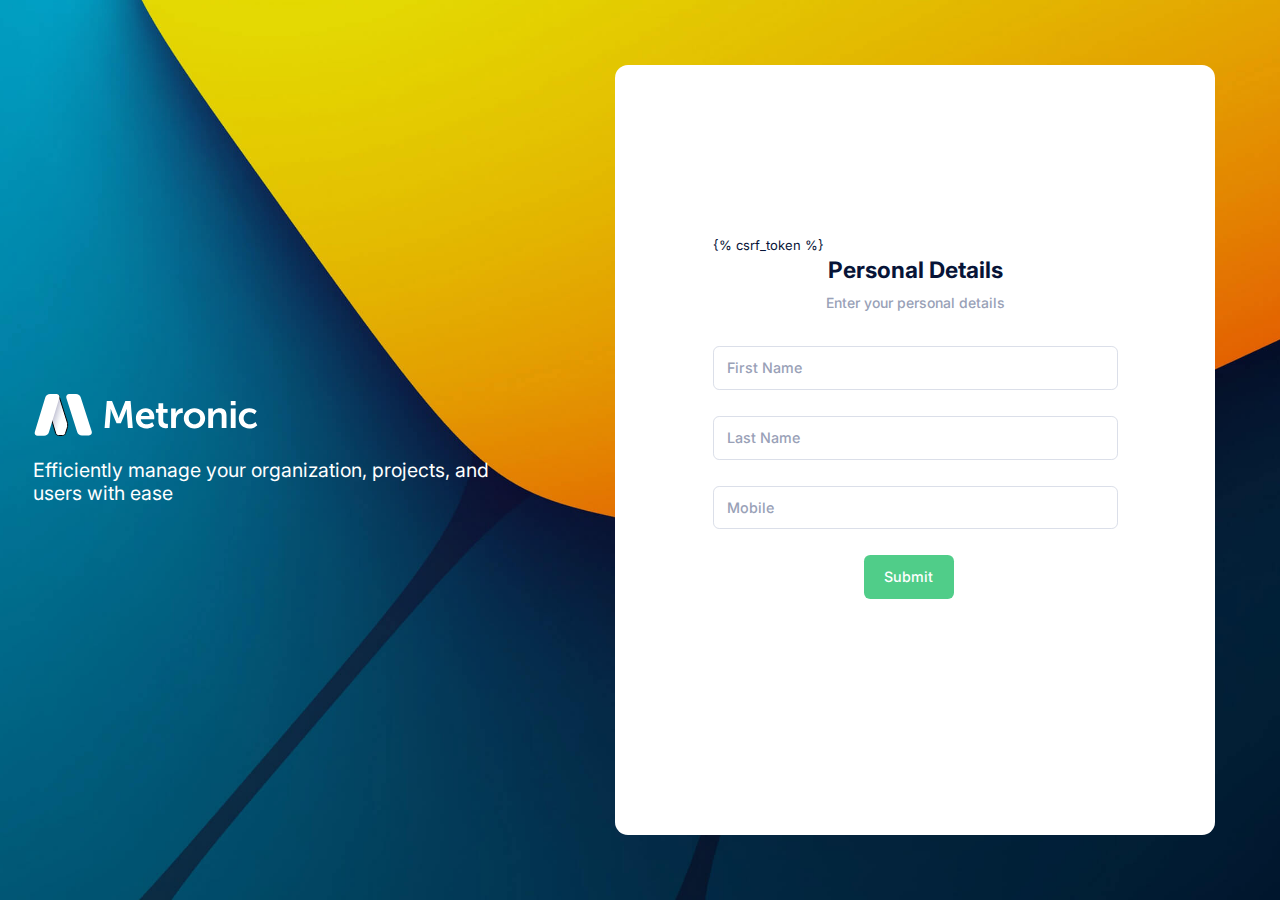
<file: templates/authentication/personal-details.html>
<!DOCTYPE html>
<html lang="en">
	<!--begin::Head-->
	<head><base href="../../../"/>
		<title>Metronic - The World's #1 Selling Bootstrap Admin Template by Keenthemes</title>
		<meta charset="utf-8" />
		<meta name="description" content="The most advanced Bootstrap 5 Admin Theme with 40 unique prebuilt layouts on Themeforest trusted by 100,000 beginners and professionals. Multi-demo, Dark Mode, RTL support and complete React, Angular, Vue, Asp.Net Core, Rails, Spring, Blazor, Django, Express.js, Node.js, Flask, Symfony & Laravel versions. Grab your copy now and get life-time updates for free." />
		<meta name="keywords" content="metronic, bootstrap, bootstrap 5, angular, VueJs, React, Asp.Net Core, Rails, Spring, Blazor, Django, Express.js, Node.js, Flask, Symfony & Laravel starter kits, admin themes, web design, figma, web development, free templates, free admin themes, bootstrap theme, bootstrap template, bootstrap dashboard, bootstrap dak mode, bootstrap button, bootstrap datepicker, bootstrap timepicker, fullcalendar, datatables, flaticon" />
		<meta name="viewport" content="width=device-width, initial-scale=1" />
		<meta property="og:locale" content="en_US" />
		<meta property="og:type" content="article" />
		<meta property="og:title" content="Metronic - Bootstrap Admin Template, HTML, VueJS, React, Angular. Laravel, Asp.Net Core, Ruby on Rails, Spring Boot, Blazor, Django, Express.js, Node.js, Flask Admin Dashboard Theme & Template" />
		<meta property="og:url" content="https://keenthemes.com/metronic" />
		<meta property="og:site_name" content="Keenthemes | Metronic" />
		<link rel="canonical" href="https://preview.keenthemes.com/metronic8" />
		<link rel="shortcut icon" href="static/assets/media/logos/favicon.ico" />
		<!--begin::Fonts(mandatory for all pages)-->
		<link rel="stylesheet" href="https://fonts.googleapis.com/css?family=Inter:300,400,500,600,700" />
		<!--end::Fonts-->
		<!--begin::Global Stylesheets Bundle(mandatory for all pages)-->
		<link href="static/assets/plugins/global/plugins.bundle.css" rel="stylesheet" type="text/css" />
		<link href="static/assets/css/style.bundle.css" rel="stylesheet" type="text/css" />
		<!--end::Global Stylesheets Bundle-->
		<script>// Frame-busting to prevent site from being loaded within a frame without permission (click-jacking) if (window.top != window.self) { window.top.location.replace(window.self.location.href); }</script>
	</head>
	<!--end::Head-->
	<!--begin::Body-->
	<body id="kt_body" class="app-blank bgi-size-cover bgi-attachment-fixed bgi-position-center bgi-no-repeat">
		<!--begin::Theme mode setup on page load-->
		<script>var defaultThemeMode = "light"; var themeMode; if ( document.documentElement ) { if ( document.documentElement.hasAttribute("data-bs-theme-mode")) { themeMode = document.documentElement.getAttribute("data-bs-theme-mode"); } else { if ( localStorage.getItem("data-bs-theme") !== null ) { themeMode = localStorage.getItem("data-bs-theme"); } else { themeMode = defaultThemeMode; } } if (themeMode === "system") { themeMode = window.matchMedia("(prefers-color-scheme: dark)").matches ? "dark" : "light"; } document.documentElement.setAttribute("data-bs-theme", themeMode); }</script>
		<!--end::Theme mode setup on page load-->
		<!--begin::Root-->
		<div class="d-flex flex-column flex-root" id="kt_app_root">
			<!--begin::Page bg image-->
			<style>body { background-image: url('static/assets/media/auth/bg4.jpg'); } [data-bs-theme="dark"] body { background-image: url('static/assets/media/auth/bg4-dark.jpg'); }</style>
			<!--end::Page bg image-->
			<!--begin::Authentication - Password reset -->
			<div class="d-flex flex-column flex-column-fluid flex-lg-row">
				<!--begin::Aside-->
				<div class="d-flex flex-center w-lg-50 pt-15 pt-lg-0 px-10">
					<!--begin::Aside-->
					<div class="d-flex flex-center flex-lg-start flex-column">
						<!--begin::Logo-->
						<a href="../../demo38/dist/index.html" class="mb-7">
							<img alt="Logo" src="static/assets/media/logos/custom-3.svg" />
						</a>
						<!--end::Logo-->
						<!--begin::Title-->
						<h2 class="text-white fw-normal m-0">Efficiently manage your organization, projects, and users with ease</h2>
						<!--end::Title-->
					</div>
					<!--begin::Aside-->
				</div>
				<!--begin::Aside-->
				<!--begin::Body-->
				<div class="d-flex flex-column-fluid flex-lg-row-auto justify-content-center justify-content-lg-end p-12 p-lg-20">
					<!--begin::Card-->
					<div class="bg-body d-flex flex-column align-items-stretch flex-center rounded-4 w-md-600px p-20">
						<!--begin::Wrapper-->
						<div class="d-flex flex-center flex-column flex-column-fluid px-lg-10 pb-15 pb-lg-20">
							<!--begin::Form-->
							<form class="form w-100" method="POST">
								{% csrf_token %}
								<!--begin::Heading-->
								<div class="text-center mb-10">
									<!--begin::Title-->
									<h1 class="text-dark fw-bolder mb-3">Personal Details</h1>
									<!--end::Title-->
									<!--begin::Link-->
									<div class="text-gray-500 fw-semibold fs-6">Enter your personal details</div>
									<!--end::Link-->
								</div>
								<!--begin::Heading-->
								<!--begin::Input group=-->
								<div class="fv-row mb-8">
									<!--begin::First Name-->
									<input type="text" placeholder="First Name" name="first_name" autocomplete="off" class="form-control bg-transparent" required />
									<!--end::Email-->
								</div>
								<div class="fv-row mb-8">
									<!--begin::Last Name-->
									<input type="text" placeholder="Last Name" name="last_name" autocomplete="off" class="form-control bg-transparent" required />
									<!--end::Email-->
								</div>
								<div class="fv-row mb-8">
									<input type="number" placeholder="Mobile" name="mobile" autocomplete="off" class="form-control bg-transparent" required />
								</div>
								<!--begin::Actions-->
								<div class="d-flex flex-wrap justify-content-center pb-lg-0">
									<button type="submit" class="btn btn-primary me-4">
										<span class="indicator-label">Submit</span>
										<span class="indicator-progress">Please wait...
											<span class="spinner-border spinner-border-sm align-middle ms-2"></span>
										</span>
									</button>
								</div>
								<!--end::Actions-->
							</form>
							<!--end::Form-->
						</div>
						<!--end::Wrapper-->
						
					</div>
					<!--end::Card-->
				</div>
				<!--end::Body-->
			</div>
			<!--end::Authentication - Password reset-->
		</div>
		<!--end::Root-->
		<!--begin::Javascript-->
		<script>var hostUrl = "static/assets/";</script>
		<!--begin::Global Javascript Bundle(mandatory for all pages)-->
		<script src="static/assets/plugins/global/plugins.bundle.js"></script>
		<script src="static/assets/js/scripts.bundle.js"></script>
		<!--end::Global Javascript Bundle-->
		<!--begin::Custom Javascript(used for this page only)-->
		<script src="static/assets/js/custom/authentication/reset-password/reset-password.js"></script>
		<!--end::Custom Javascript-->
		<!--end::Javascript-->
	</body>
	<!--end::Body-->
</html>
</file>
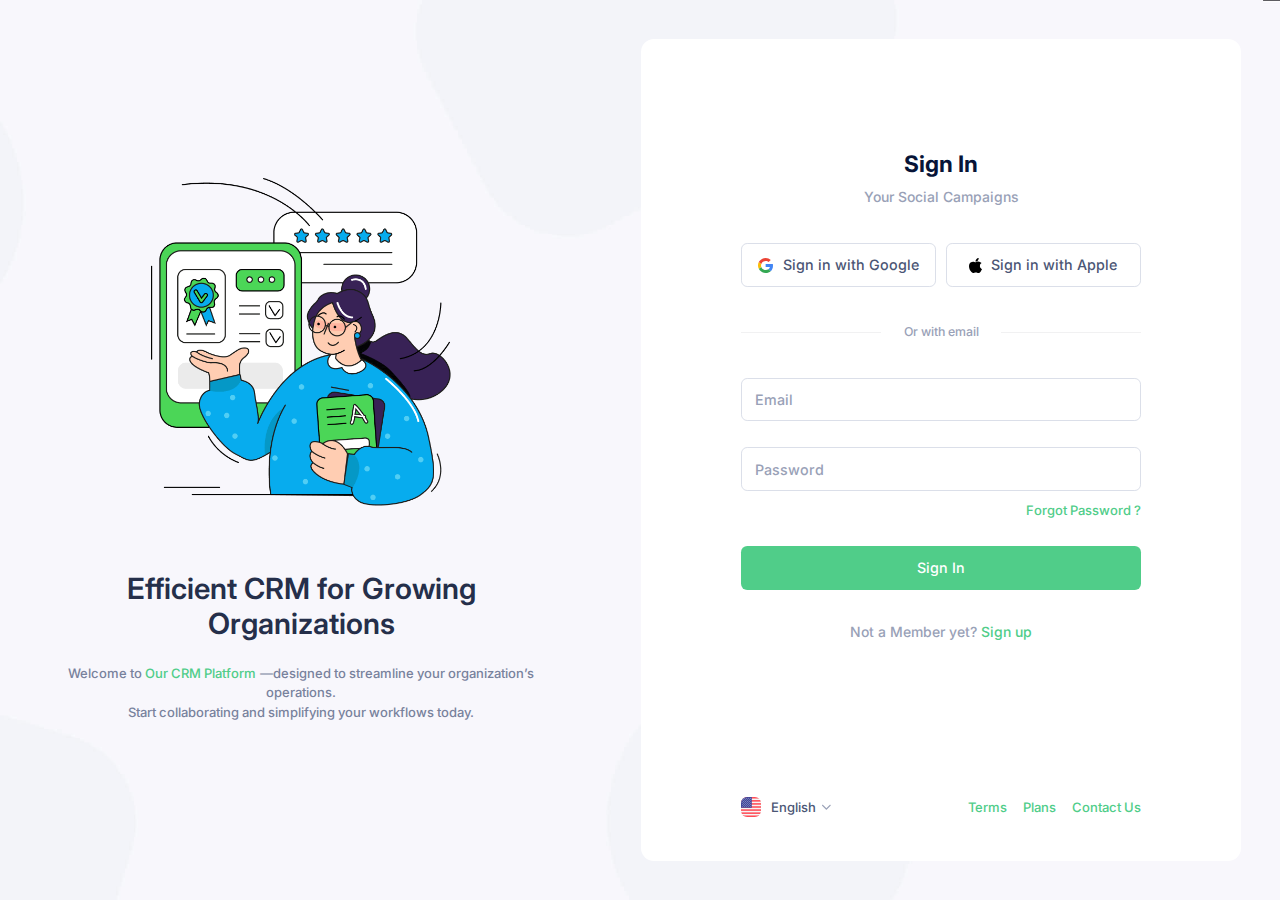
<file: templates/authentication/sign-in.html>
<!DOCTYPE html>
<html lang="en">
	<!--begin::Head-->
	<head><base href="../../../"/>
		<title>CRM</title>
		<meta charset="utf-8" />
		<meta name="description" content="" />
		<meta name="keywords" content="" />
		<meta name="viewport" content="width=device-width, initial-scale=1" />
		<meta property="og:locale" content="en_US" />
		<meta property="og:type" content="article" />
		<meta property="og:title" content="CRM" />
		<meta property="og:url" content="" />
		<meta property="og:site_name" content="CRM | Python" />
		<link rel="canonical" href="" />
		<link rel="shortcut icon" href="static/assets/media/logos/favicon.ico" />
		<!--begin::Fonts(mandatory for all pages)-->
		<link rel="stylesheet" href="https://fonts.googleapis.com/css?family=Inter:300,400,500,600,700" />
		<!--end::Fonts-->
		<!--begin::Global Stylesheets Bundle(mandatory for all pages)-->
		<link href="static/assets/plugins/global/plugins.bundle.css" rel="stylesheet" type="text/css" />
		<link href="static/assets/css/style.bundle.css" rel="stylesheet" type="text/css" />
		<!--end::Global Stylesheets Bundle-->
		<script>// Frame-busting to prevent site from being loaded within a frame without permission (click-jacking) if (window.top != window.self) { window.top.location.replace(window.self.location.href); }</script>
	</head>
	<!--end::Head-->
	<!--begin::Body-->
	<body id="kt_body" class="app-blank bgi-size-cover bgi-attachment-fixed bgi-position-center">
		<!--begin::Theme mode setup on page load-->
		<script>var defaultThemeMode = "light"; var themeMode; if ( document.documentElement ) { if ( document.documentElement.hasAttribute("data-bs-theme-mode")) { themeMode = document.documentElement.getAttribute("data-bs-theme-mode"); } else { if ( localStorage.getItem("data-bs-theme") !== null ) { themeMode = localStorage.getItem("data-bs-theme"); } else { themeMode = defaultThemeMode; } } if (themeMode === "system") { themeMode = window.matchMedia("(prefers-color-scheme: dark)").matches ? "dark" : "light"; } document.documentElement.setAttribute("data-bs-theme", themeMode); }</script>
		<!--end::Theme mode setup on page load-->
		<!--begin::Root-->
		<div class="d-flex flex-column flex-root" id="kt_app_root">
			<!--begin::Page bg image-->
			<style>body { background-image: url('static/assets/media/auth/bg10.jpeg'); } [data-bs-theme="dark"] body { background-image: url('static/assets/media/auth/bg10-dark.jpeg'); }</style>
			<!--end::Page bg image-->
			<!--begin::Authentication - Sign-in -->
			<div class="d-flex flex-column flex-lg-row flex-column-fluid">
				<!--begin::Aside-->
				<div class="d-flex flex-lg-row-fluid">
					<!--begin::Content-->
					<div class="d-flex flex-column flex-center pb-0 pb-lg-10 p-10 w-100">
						<!--begin::Image-->
						<img class="theme-light-show mx-auto mw-100 w-150px w-lg-300px mb-10 mb-lg-20" src="static/assets/media/auth/agency.png" alt="" />
						<img class="theme-dark-show mx-auto mw-100 w-150px w-lg-300px mb-10 mb-lg-20" src="static/assets/media/auth/agency-dark.png" alt="" />
						<!--end::Image-->
						<!--begin::Title-->
						<h1 class="text-gray-800 fs-2qx fw-bold text-center mb-7">Efficient CRM for Growing Organizations</h1>
						<!--end::Title-->
						<!--begin::Text-->
						<div class="text-gray-600 fs-base text-center fw-semibold">
							Welcome to <a href="/" class="opacity-75-hover text-primary me-1">Our CRM Platform</a>—designed to streamline your organization’s operations.
							
							<br />Start collaborating and simplifying your workflows today.
						</div>
						<!--end::Text-->
					</div>
					<!--end::Content-->
				</div>
				<!--begin::Aside-->
				<!--begin::Body-->
				<div class="d-flex flex-column-fluid flex-lg-row-auto justify-content-center justify-content-lg-end p-12">
					<!--begin::Wrapper-->
					<div class="bg-body d-flex flex-column flex-center rounded-4 w-md-600px p-10">
						<!--begin::Content-->
						<div class="d-flex flex-center flex-column align-items-stretch h-lg-100 w-md-400px">
							<!--begin::Wrapper-->
							<div class="d-flex flex-center flex-column flex-column-fluid pb-15 pb-lg-20">
								<!--begin::Form-->
								<form class="form w-100" novalidate="novalidate" id="kt_sign_in_form" data-kt-redirect-url="" action="#">
									<!--begin::Heading-->
									<div class="text-center mb-11">
										<!--begin::Title-->
										<h1 class="text-dark fw-bolder mb-3">Sign In</h1>
										<!--end::Title-->
										<!--begin::Subtitle-->
										<div class="text-gray-500 fw-semibold fs-6">Your Social Campaigns</div>
										<!--end::Subtitle=-->
									</div>
									<!--begin::Heading-->
									<!--begin::Login options-->
									<div class="row g-3 mb-9">
										<!--begin::Col-->
										<div class="col-md-6">
											<!--begin::Google link=-->
											<a href="/" class="btn btn-flex btn-outline btn-text-gray-700 btn-active-color-primary bg-state-light flex-center text-nowrap w-100">
											<img alt="Logo" src="static/assets/media/svg/brand-logos/google-icon.svg" class="h-15px me-3" />Sign in with Google</a>
											<!--end::Google link=-->
										</div>
										<!--end::Col-->
										<!--begin::Col-->
										<div class="col-md-6">
											<!--begin::Google link=-->
											<a href="/" class="btn btn-flex btn-outline btn-text-gray-700 btn-active-color-primary bg-state-light flex-center text-nowrap w-100">
											<img alt="Logo" src="static/assets/media/svg/brand-logos/apple-black.svg" class="theme-light-show h-15px me-3" />
											<img alt="Logo" src="static/assets/media/svg/brand-logos/apple-black-dark.svg" class="theme-dark-show h-15px me-3" />Sign in with Apple</a>
											<!--end::Google link=-->
										</div>
										<!--end::Col-->
									</div>
									<!--end::Login options-->
									<!--begin::Separator-->
									<div class="separator separator-content my-14">
										<span class="w-125px text-gray-500 fw-semibold fs-7">Or with email</span>
									</div>
									<!--end::Separator-->
									<!--begin::Input group=-->
									<div class="fv-row mb-8">
										<!--begin::Email-->
										<input type="text" placeholder="Email" name="email" autocomplete="off" class="form-control bg-transparent" />
										<!--end::Email-->
									</div>
									<!--end::Input group=-->
									<div class="fv-row mb-3">
										<!--begin::Password-->
										<input type="password" placeholder="Password" name="password" autocomplete="off" class="form-control bg-transparent" />
										<!--end::Password-->
									</div>
									<!--end::Input group=-->
									<!--begin::Wrapper-->
									<div class="d-flex flex-stack flex-wrap gap-3 fs-base fw-semibold mb-8">
										<div></div>
										<!--begin::Link-->
										<a href="" class="link-primary">Forgot Password ?</a>
										<!--end::Link-->
									</div>
									<!--end::Wrapper-->
									<!--begin::Submit button-->
									<div class="d-grid mb-10">
										<button type="submit" id="kt_sign_in_submit" class="btn btn-primary">
											<!--begin::Indicator label-->
											<span class="indicator-label">Sign In</span>
											<!--end::Indicator label-->
											<!--begin::Indicator progress-->
											<span class="indicator-progress">Please wait...
											<span class="spinner-border spinner-border-sm align-middle ms-2"></span></span>
											<!--end::Indicator progress-->
										</button>
									</div>
									<!--end::Submit button-->
									<!--begin::Sign up-->
									<div class="text-gray-500 text-center fw-semibold fs-6">Not a Member yet?
									<a href="/auth/signup" class="link-primary">Sign up</a></div>
									<!--end::Sign up-->
								</form>
								<!--end::Form-->
							</div>
							<!--end::Wrapper-->
							<!--begin::Footer-->
							<div class="d-flex flex-stack">
								<!--begin::Languages-->
								<div class="me-10">
									<!--begin::Toggle-->
									<button class="btn btn-flex btn-link btn-color-gray-700 btn-active-color-primary rotate fs-base" data-kt-menu-trigger="click" data-kt-menu-placement="bottom-start" data-kt-menu-offset="0px, 0px">
										<img data-kt-element="current-lang-flag" class="w-20px h-20px rounded me-3" src="static/assets/media/flags/united-states.svg" alt="" />
										<span data-kt-element="current-lang-name" class="me-1">English</span>
										<i class="ki-outline ki-down fs-5 text-muted rotate-180 m-0"></i>
									</button>
									<!--end::Toggle-->
									<!--begin::Menu-->
									<div class="menu menu-sub menu-sub-dropdown menu-column menu-rounded menu-gray-800 menu-state-bg-light-primary fw-semibold w-200px py-4 fs-7" data-kt-menu="true" id="kt_auth_lang_menu">
										<!--begin::Menu item-->
										<div class="menu-item px-3">
											<a href="/" class="menu-link d-flex px-5" data-kt-lang="English">
												<span class="symbol symbol-20px me-4">
													<img data-kt-element="lang-flag" class="rounded-1" src="static/assets/media/flags/united-states.svg" alt="" />
												</span>
												<span data-kt-element="lang-name">English</span>
											</a>
										</div>
										<!--end::Menu item-->
										<!--begin::Menu item-->
										<div class="menu-item px-3">
											<a href="/" class="menu-link d-flex px-5" data-kt-lang="Spanish">
												<span class="symbol symbol-20px me-4">
													<img data-kt-element="lang-flag" class="rounded-1" src="static/assets/media/flags/spain.svg" alt="" />
												</span>
												<span data-kt-element="lang-name">Spanish</span>
											</a>
										</div>
										<!--end::Menu item-->
										<!--begin::Menu item-->
										<div class="menu-item px-3">
											<a href="/" class="menu-link d-flex px-5" data-kt-lang="German">
												<span class="symbol symbol-20px me-4">
													<img data-kt-element="lang-flag" class="rounded-1" src="static/assets/media/flags/germany.svg" alt="" />
												</span>
												<span data-kt-element="lang-name">German</span>
											</a>
										</div>
										<!--end::Menu item-->
										<!--begin::Menu item-->
										<div class="menu-item px-3">
											<a href="/" class="menu-link d-flex px-5" data-kt-lang="Japanese">
												<span class="symbol symbol-20px me-4">
													<img data-kt-element="lang-flag" class="rounded-1" src="static/assets/media/flags/japan.svg" alt="" />
												</span>
												<span data-kt-element="lang-name">Japanese</span>
											</a>
										</div>
										<!--end::Menu item-->
										<!--begin::Menu item-->
										<div class="menu-item px-3">
											<a href="/" class="menu-link d-flex px-5" data-kt-lang="French">
												<span class="symbol symbol-20px me-4">
													<img data-kt-element="lang-flag" class="rounded-1" src="static/assets/media/flags/france.svg" alt="" />
												</span>
												<span data-kt-element="lang-name">French</span>
											</a>
										</div>
										<!--end::Menu item-->
									</div>
									<!--end::Menu-->
								</div>
								<!--end::Languages-->
								<!--begin::Links-->
								<div class="d-flex fw-semibold text-primary fs-base gap-5">
									<a href="" target="_blank">Terms</a>
									<a href="" target="_blank">Plans</a>
									<a href="" target="_blank">Contact Us</a>
								</div>
								<!--end::Links-->
							</div>
							<!--end::Footer-->
						</div>
						<!--end::Content-->
					</div>
					<!--end::Wrapper-->
				</div>
				<!--end::Body-->
			</div>
			<!--end::Authentication - Sign-in-->
		</div>
		<!--end::Root-->
		<!--begin::Javascript-->
		<script>var hostUrl = "static/assets/";</script>
		<!--begin::Global Javascript Bundle(mandatory for all pages)-->
		<script src="static/assets/plugins/global/plugins.bundle.js"></script>
		<script src="static/assets/js/scripts.bundle.js"></script>
		<!--end::Global Javascript Bundle-->
		<!--begin::Custom Javascript(used for this page only)-->
		<script src="static/assets/js/custom/authentication/sign-in/general.js"></script>
		<!--end::Custom Javascript-->
		<!--end::Javascript-->
	</body>
	<!--end::Body-->
</html>
</file>
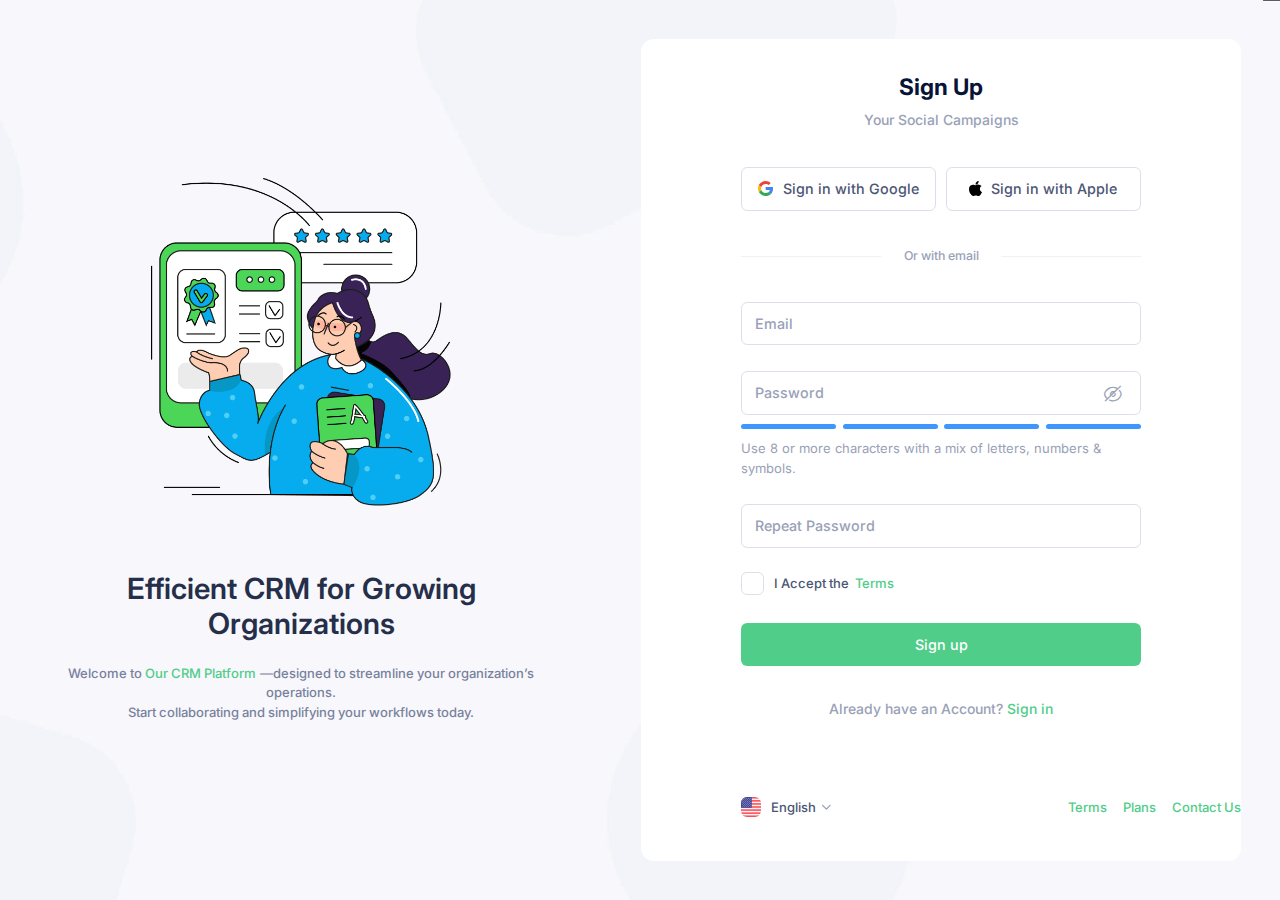
<file: templates/authentication/sign-up.html>
<!DOCTYPE html>
<html lang="en">
	<!--begin::Head-->
	<head><base href="../../../"/>
		<title>CRM</title>
		<meta charset="utf-8" />
		<meta name="description" content="" />
		<meta name="keywords" content="" />
		<meta name="viewport" content="width=device-width, initial-scale=1" />
		<meta property="og:locale" content="en_US" />
		<meta property="og:type" content="article" />
		<meta property="og:title" content="CRM" />
		<meta property="og:url" content="" />
		<meta property="og:site_name" content="CRM | Python" />
		<link rel="canonical" href="" />
		<link rel="shortcut icon" href="static/assets/media/logos/favicon.ico" />
		<!--begin::Fonts(mandatory for all pages)-->
		<link rel="stylesheet" href="https://fonts.googleapis.com/css?family=Inter:300,400,500,600,700" />
		<!--end::Fonts-->
		<!--begin::Global Stylesheets Bundle(mandatory for all pages)-->
		<link href="static/assets/plugins/global/plugins.bundle.css" rel="stylesheet" type="text/css" />
		<link href="static/assets/css/style.bundle.css" rel="stylesheet" type="text/css" />
		<!--end::Global Stylesheets Bundle-->
		<script>// Frame-busting to prevent site from being loaded within a frame without permission (click-jacking) if (window.top != window.self) { window.top.location.replace(window.self.location.href); }</script>
	</head>
	<!--end::Head-->
	<!--begin::Body-->
	<body id="kt_body" class="app-blank bgi-size-cover bgi-attachment-fixed bgi-position-center">
		<!--begin::Theme mode setup on page load-->
		<script>var defaultThemeMode = "light"; var themeMode; if ( document.documentElement ) { if ( document.documentElement.hasAttribute("data-bs-theme-mode")) { themeMode = document.documentElement.getAttribute("data-bs-theme-mode"); } else { if ( localStorage.getItem("data-bs-theme") !== null ) { themeMode = localStorage.getItem("data-bs-theme"); } else { themeMode = defaultThemeMode; } } if (themeMode === "system") { themeMode = window.matchMedia("(prefers-color-scheme: dark)").matches ? "dark" : "light"; } document.documentElement.setAttribute("data-bs-theme", themeMode); }</script>
		<!--end::Theme mode setup on page load-->
		<!--begin::Root-->
		<div class="d-flex flex-column flex-root" id="kt_app_root">
			<!--begin::Page bg image-->
			<style>body { background-image: url('static/assets/media/auth/bg10.jpeg'); } [data-bs-theme="dark"] body { background-image: url('static/assets/media/auth/bg10-dark.jpeg'); }</style>
			<!--end::Page bg image-->
			<!--begin::Authentication - Sign-in -->
			<div class="d-flex flex-column flex-lg-row flex-column-fluid">
				<!--begin::Aside-->
				<div class="d-flex flex-lg-row-fluid">
					<!--begin::Content-->
					<div class="d-flex flex-column flex-center pb-0 pb-lg-10 p-10 w-100">
						<!--begin::Image-->
						<img class="theme-light-show mx-auto mw-100 w-150px w-lg-300px mb-10 mb-lg-20" src="static/assets/media/auth/agency.png" alt="" />
						<img class="theme-dark-show mx-auto mw-100 w-150px w-lg-300px mb-10 mb-lg-20" src="static/assets/media/auth/agency-dark.png" alt="" />
						<!--end::Image-->
						<!--begin::Title-->
						<h1 class="text-gray-800 fs-2qx fw-bold text-center mb-7">Efficient CRM for Growing Organizations</h1>
						<!--end::Title-->
						<!--begin::Text-->
						<div class="text-gray-600 fs-base text-center fw-semibold">
							Welcome to <a href="/" class="opacity-75-hover text-primary me-1">Our CRM Platform</a>—designed to streamline your organization’s operations.
							
							<br />Start collaborating and simplifying your workflows today.
						</div>
						<!--end::Text-->
					</div>
					<!--end::Content-->
				</div>
				<!--begin::Aside-->
				<!--begin::Body-->
				<div class="d-flex flex-column-fluid flex-lg-row-auto justify-content-center justify-content-lg-end p-12">
					<!--begin::Wrapper-->
					<div class="bg-body d-flex flex-column flex-center rounded-4 w-md-600px p-10">
						<!--begin::Content-->
						<div class="d-flex flex-center flex-column align-items-stretch h-lg-100 w-md-400px">
							<!--begin::Wrapper-->
							<div class="d-flex flex-center flex-column flex-column-fluid pb-15 pb-lg-20">
								<!--begin::Form-->
								<form class="form w-100 fv-plugins-bootstrap5 fv-plugins-framework" novalidate="novalidate" id="kt_sign_up_form" data-kt-redirect-url="" action="#">
									<!--begin::Heading-->
									<div class="text-center mb-11">
										<!--begin::Title-->
										<h1 class="text-dark fw-bolder mb-3">Sign Up</h1>
										<!--end::Title-->
										<!--begin::Subtitle-->
										<div class="text-gray-500 fw-semibold fs-6">Your Social Campaigns</div>
										<!--end::Subtitle=-->
									</div>
									<!--begin::Heading-->
									<!--begin::Login options-->
									<div class="row g-3 mb-9">
										<!--begin::Col-->
										<div class="col-md-6">
											<!--begin::Google link=-->
											<a href="#" class="btn btn-flex btn-outline btn-text-gray-700 btn-active-color-primary bg-state-light flex-center text-nowrap w-100">
											<img alt="Logo" src="static/assets/media/svg/brand-logos/google-icon.svg" class="h-15px me-3">Sign in with Google</a>
											<!--end::Google link=-->
										</div>
										<!--end::Col-->
										<!--begin::Col-->
										<div class="col-md-6">
											<!--begin::Google link=-->
											<a href="#" class="btn btn-flex btn-outline btn-text-gray-700 btn-active-color-primary bg-state-light flex-center text-nowrap w-100">
											<img alt="Logo" src="static/assets/media/svg/brand-logos/apple-black.svg" class="theme-light-show h-15px me-3">
											<img alt="Logo" src="static/assets/media/svg/brand-logos/apple-black-dark.svg" class="theme-dark-show h-15px me-3">Sign in with Apple</a>
											<!--end::Google link=-->
										</div>
										<!--end::Col-->
									</div>
									<!--end::Login options-->
									<!--begin::Separator-->
									<div class="separator separator-content my-14">
										<span class="w-125px text-gray-500 fw-semibold fs-7">Or with email</span>
									</div>
									<!--end::Separator-->
									<!--begin::Input group=-->
									<div class="fv-row mb-8 fv-plugins-icon-container fv-plugins-bootstrap5-row-valid">
										<!--begin::Email-->
										<input type="text" placeholder="Email" name="email" autocomplete="off" class="form-control bg-transparent">
										<!--end::Email-->
									<div class="fv-plugins-message-container fv-plugins-message-container--enabled invalid-feedback"></div></div>
									<!--begin::Input group-->
									<div class="fv-row mb-8 fv-plugins-icon-container" data-kt-password-meter="true">
										<!--begin::Wrapper-->
										<div class="mb-1">
											<!--begin::Input wrapper-->
											<div class="position-relative mb-3">
												<input class="form-control bg-transparent" type="password" placeholder="Password" name="password" autocomplete="off">
												<span class="btn btn-sm btn-icon position-absolute translate-middle top-50 end-0 me-n2" data-kt-password-meter-control="visibility">
													<i class="ki-outline ki-eye-slash fs-2"></i>
													<i class="ki-outline ki-eye fs-2 d-none"></i>
												</span>
											</div>
											<!--end::Input wrapper-->
											<!--begin::Meter-->
											<div class="d-flex align-items-center mb-3" data-kt-password-meter-control="highlight">
												<div class="flex-grow-1 bg-secondary bg-active-success rounded h-5px me-2 active"></div>
												<div class="flex-grow-1 bg-secondary bg-active-success rounded h-5px me-2 active"></div>
												<div class="flex-grow-1 bg-secondary bg-active-success rounded h-5px me-2 active"></div>
												<div class="flex-grow-1 bg-secondary bg-active-success rounded h-5px active"></div>
											</div>
											<!--end::Meter-->
										</div>
										<!--end::Wrapper-->
										<!--begin::Hint-->
										<div class="text-muted">Use 8 or more characters with a mix of letters, numbers &amp; symbols.</div>
										<!--end::Hint-->
									<div class="fv-plugins-message-container fv-plugins-message-container--enabled invalid-feedback"></div></div>
									<!--end::Input group=-->
									<!--end::Input group=-->
									<div class="fv-row mb-8 fv-plugins-icon-container">
										<!--begin::Repeat Password-->
										<input placeholder="Repeat Password" name="confirm-password" type="password" autocomplete="off" class="form-control bg-transparent">
										<!--end::Repeat Password-->
									<div class="fv-plugins-message-container fv-plugins-message-container--enabled invalid-feedback"></div></div>
									<!--end::Input group=-->
									<!--begin::Accept-->
									<div class="fv-row mb-8 fv-plugins-icon-container">
										<label class="form-check form-check-inline">
											<input class="form-check-input" type="checkbox" name="toc" value="1">
											<span class="form-check-label fw-semibold text-gray-700 fs-base ms-1">I Accept the
											<a href="#" class="ms-1 link-primary">Terms</a></span>
										</label>
									<div class="fv-plugins-message-container fv-plugins-message-container--enabled invalid-feedback"></div></div>
									<!--end::Accept-->
									<!--begin::Submit button-->
									<div class="d-grid mb-10">
										<button type="submit" id="kt_sign_up_submit" class="btn btn-primary">
											<!--begin::Indicator label-->
											<span class="indicator-label">Sign up</span>
											<!--end::Indicator label-->
											<!--begin::Indicator progress-->
											<span class="indicator-progress">Please wait...
											<span class="spinner-border spinner-border-sm align-middle ms-2"></span></span>
											<!--end::Indicator progress-->
										</button>
									</div>
									<!--end::Submit button-->
									<!--begin::Sign up-->
									<div class="text-gray-500 text-center fw-semibold fs-6">Already have an Account?
									<a href="/auth/sign-in" class="link-primary fw-semibold">Sign in</a></div>
									<!--end::Sign up-->
								</form>
								<!--end::Form-->
							</div>
							<!--end::Wrapper-->
							<!--begin::Footer-->
							<div class="w-lg-500px d-flex flex-stack">
								<!--begin::Languages-->
								<div class="me-10">
									<!--begin::Toggle-->
									<button class="btn btn-flex btn-link btn-color-gray-700 btn-active-color-primary rotate fs-base" data-kt-menu-trigger="click" data-kt-menu-placement="bottom-start" data-kt-menu-offset="0px, 0px">
										<img data-kt-element="current-lang-flag" class="w-20px h-20px rounded me-3" src="static/assets/media/flags/united-states.svg" alt="">
										<span data-kt-element="current-lang-name" class="me-1">English</span>
										<i class="ki-outline ki-down fs-5 text-muted rotate-180 m-0"></i>
									</button>
									<!--end::Toggle-->
									<!--begin::Menu-->
									<div class="menu menu-sub menu-sub-dropdown menu-column menu-rounded menu-gray-800 menu-state-bg-light-primary fw-semibold w-200px py-4 fs-7" data-kt-menu="true" id="kt_auth_lang_menu">
										<!--begin::Menu item-->
										<div class="menu-item px-3">
											<a href="#" class="menu-link d-flex px-5" data-kt-lang="English">
												<span class="symbol symbol-20px me-4">
													<img data-kt-element="lang-flag" class="rounded-1" src="static/assets/media/flags/united-states.svg" alt="">
												</span>
												<span data-kt-element="lang-name">English</span>
											</a>
										</div>
										<!--end::Menu item-->
										<!--begin::Menu item-->
										<div class="menu-item px-3">
											<a href="#" class="menu-link d-flex px-5" data-kt-lang="Spanish">
												<span class="symbol symbol-20px me-4">
													<img data-kt-element="lang-flag" class="rounded-1" src="static/assets/media/flags/spain.svg" alt="">
												</span>
												<span data-kt-element="lang-name">Spanish</span>
											</a>
										</div>
										<!--end::Menu item-->
										<!--begin::Menu item-->
										<div class="menu-item px-3">
											<a href="#" class="menu-link d-flex px-5" data-kt-lang="German">
												<span class="symbol symbol-20px me-4">
													<img data-kt-element="lang-flag" class="rounded-1" src="static/assets/media/flags/germany.svg" alt="">
												</span>
												<span data-kt-element="lang-name">German</span>
											</a>
										</div>
										<!--end::Menu item-->
										<!--begin::Menu item-->
										<div class="menu-item px-3">
											<a href="#" class="menu-link d-flex px-5" data-kt-lang="Japanese">
												<span class="symbol symbol-20px me-4">
													<img data-kt-element="lang-flag" class="rounded-1" src="static/assets/media/flags/japan.svg" alt="">
												</span>
												<span data-kt-element="lang-name">Japanese</span>
											</a>
										</div>
										<!--end::Menu item-->
										<!--begin::Menu item-->
										<div class="menu-item px-3">
											<a href="#" class="menu-link d-flex px-5" data-kt-lang="French">
												<span class="symbol symbol-20px me-4">
													<img data-kt-element="lang-flag" class="rounded-1" src="static/assets/media/flags/france.svg" alt="">
												</span>
												<span data-kt-element="lang-name">French</span>
											</a>
										</div>
										<!--end::Menu item-->
									</div>
									<!--end::Menu-->
								</div>
								<!--end::Languages-->
								<!--begin::Links-->
								<div class="d-flex fw-semibold text-primary fs-base gap-5">
									<a href="" target="_blank">Terms</a>
									<a href="" target="_blank">Plans</a>
									<a href="" target="_blank">Contact Us</a>
								</div>
								<!--end::Links-->
							</div>
							<!--end::Footer-->
						</div>
						<!--end::Content-->
					</div>
					<!--end::Wrapper-->
				</div>
				<!--end::Body-->
			</div>
			<!--end::Authentication - Sign-in-->
		</div>
		<!--end::Root-->
		<!--begin::Javascript-->
		<script>var hostUrl = "static/assets/";</script>
		<!--begin::Global Javascript Bundle(mandatory for all pages)-->
		<script src="static/assets/plugins/global/plugins.bundle.js"></script>
		<script src="static/assets/js/scripts.bundle.js"></script>
		<!--end::Global Javascript Bundle-->
		<!--begin::Custom Javascript(used for this page only)-->
		<script src="static/assets/js/custom/authentication/sign-in/general.js"></script>
		<!--end::Custom Javascript-->
		<!--end::Javascript-->
	</body>
	<!--end::Body-->
</html>
</file>
